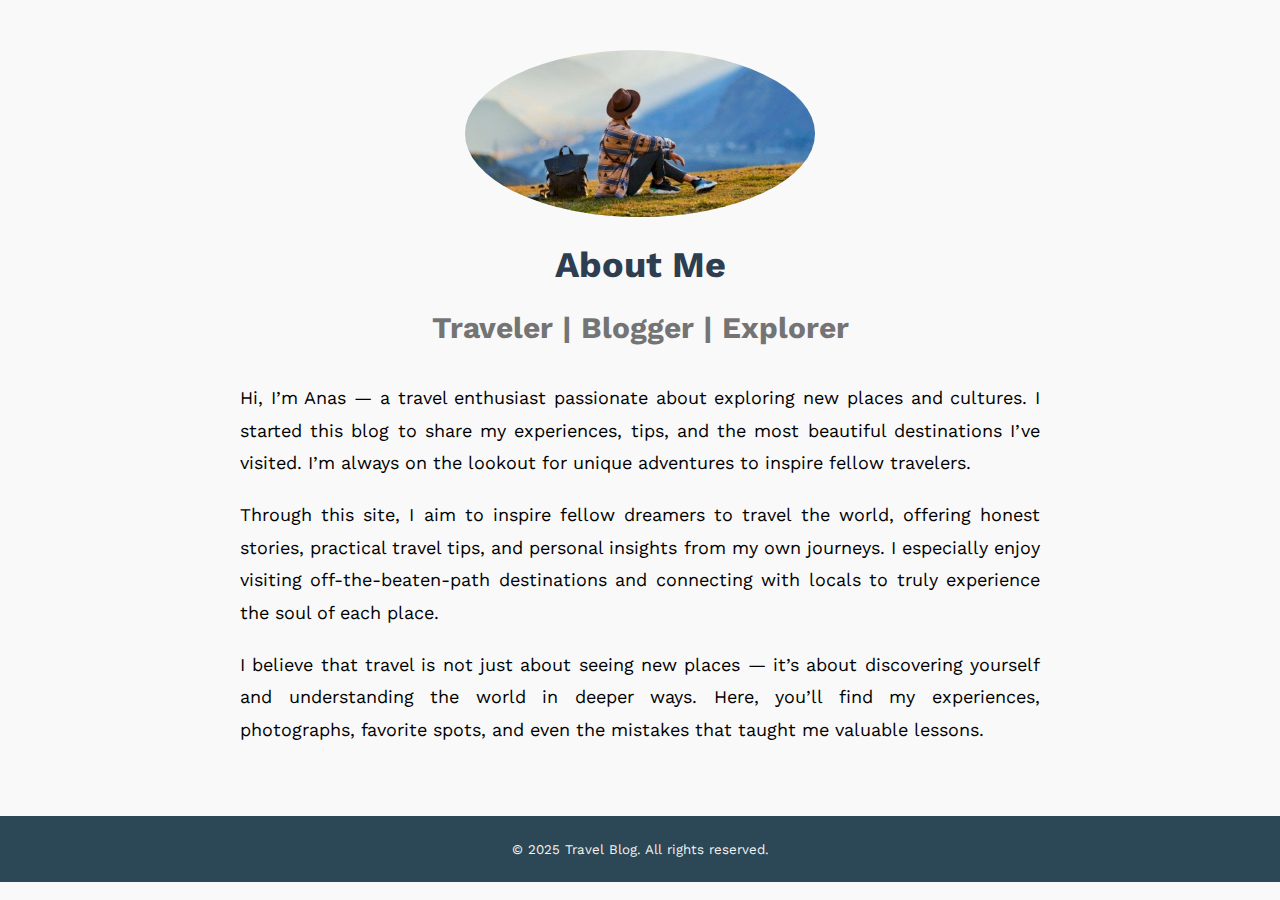
<file: about.html>
<!DOCTYPE html>
<html lang="en" dir="ltr">

<head>
    <meta charset="UTF-8">
    <meta name="viewport" content="width=device-width, initial-scale=1.0">
    <title>About Me</title>
    <link rel="stylesheet" href="css/style.css">
    <!-- <link rel="stylesheet" href="css/normalize.css"> -->
    <link rel="preconnect" href="https://fonts.googleapis.com">
    <link rel="preconnect" href="https://fonts.gstatic.com" crossorigin>
    <link href="https://fonts.googleapis.com/css2?family=Work+Sans:ital,wght@0,100..900;1,100..900&display=swap"
        rel="stylesheet">
    <link rel="stylesheet" href="https://cdnjs.cloudflare.com/ajax/libs/font-awesome/6.5.0/css/all.min.css">
    <script src="javajs/change.js"></script>
</head>

<body>
     <section class="about">
        <img src="imges/background 2.jpg" alt="Anas Profile" title="Anas Profile">
        <h1>About Me</h1>
        <h2>Traveler | Blogger | Explorer</h2>
        <p>
            Hi, I’m Anas — a travel enthusiast passionate about exploring new places and cultures. I started this
            blog to share my experiences, tips, and the most beautiful destinations I’ve visited. I’m always on the
            lookout for unique adventures to inspire fellow travelers.
        </p>
        <p>
            Through this site, I aim to inspire fellow dreamers to travel the world, offering honest stories,
            practical travel tips, and personal insights from my own journeys. I especially enjoy visiting
            off-the-beaten-path destinations and connecting with locals to truly experience the soul of each
            place.
        </p>
        <p>
            I believe that travel is not just about seeing new places — it’s about discovering yourself and
            understanding the world in deeper ways. Here, you’ll find my experiences, photographs, favorite
            spots, and even the mistakes that taught me valuable lessons.
        </p>
    </section>
    <footer>
        <p><small>© 2025 Travel Blog. All rights reserved.</small></p>
    </footer>

</body>

</html>
</file>
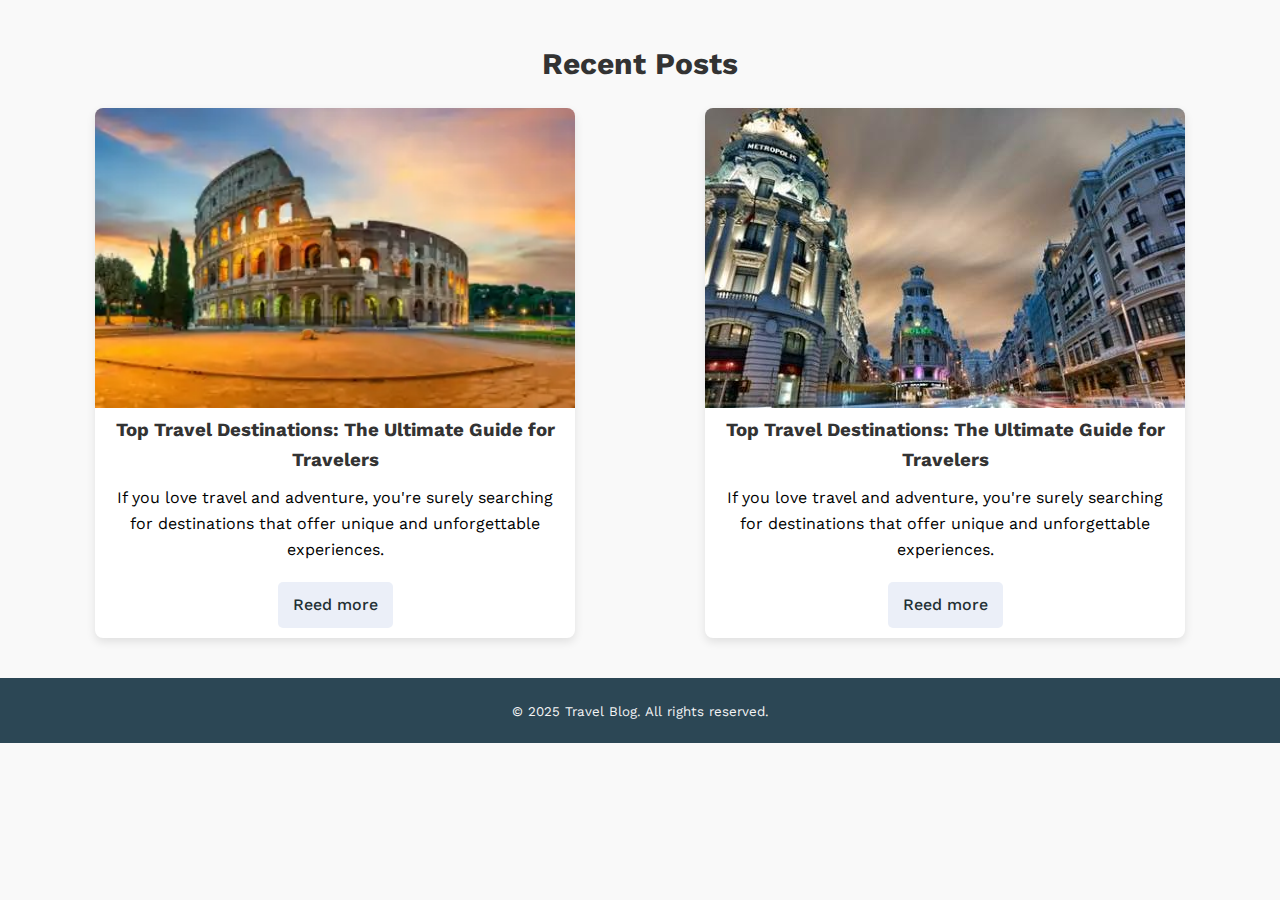
<file: blog.html>
<!DOCTYPE html>
<html lang="en" dir="ltr">

<head>
    <meta charset="UTF-8">
    <meta name="viewport" content="width=device-width, initial-scale=1.0">
    <title>Blog page</title>
    <link rel="stylesheet" href="css/style.css">
    <!-- <link rel="stylesheet" href="css/normalize.css"> -->
    <link rel="preconnect" href="https://fonts.googleapis.com">
    <link rel="preconnect" href="https://fonts.gstatic.com" crossorigin>
    <link href="https://fonts.googleapis.com/css2?family=Work+Sans:ital,wght@0,100..900;1,100..900&display=swap"
        rel="stylesheet">
    <link rel="stylesheet" href="https://cdnjs.cloudflare.com/ajax/libs/font-awesome/6.5.0/css/all.min.css">
    <script src="javajs/change.js"></script>
</head>

<body>
    <section class="blog">
        <h2>Recent Posts</h2>
        <div class="blog-post">
            <div class="post">
                <img src="imges/مقال 1.webp" alt="مقال1 " title="Posts ">
                <h3>Top Travel Destinations: The Ultimate Guide for Travelers</h3>
                <p>If you love travel and adventure, you're surely searching for destinations that offer unique and
                    unforgettable experiences.</p>
                <a href="https://gludo.org/blog/the-most-important-tourist-destinations#google_vignette"
                    target="_blank">Reed
                    more </a>
            </div>
            <div class="post">
                <img src="imges/مقال 2.jpg" alt="مقال2 " title="Posts">
                <h3>Top Travel Destinations: The Ultimate Guide for Travelers</h3>
                <p>If you love travel and adventure, you're surely searching for destinations that offer unique and
                    unforgettable experiences.</p>
                <a href="https://www.sa2eh.com/%D9%83%D9%8A%D9%81-%D8%AA%D8%AE%D8%AA%D8%A7%D8%B1
                -%D8%A7%D9%84%D9%88%D8%AC%D9%87%D8%A9-%D8%A7%D9%84%D8%B3%D9%8A%D8%A7%D8%AD%D9%8A%D8%A9
                -%D8%A7%D9%84%D9%85%D9%86%D8%A7%D8%B3%D8%A8%D8%A9-%D9%84%D8%B9%D8%B7%D9%84%D8%AA%D9%83
                -%D8%A7%D9%84%D9%85%D9%82%D8%A8%D9%84%D8%A9%D8%9F-684979.html" target="_blank">Reed more</a>
            </div>
        </div>
    </section>
    <footer>
        <p><small>© 2025 Travel Blog. All rights reserved.</small></p>
    </footer>

</body>

</html>
</file>
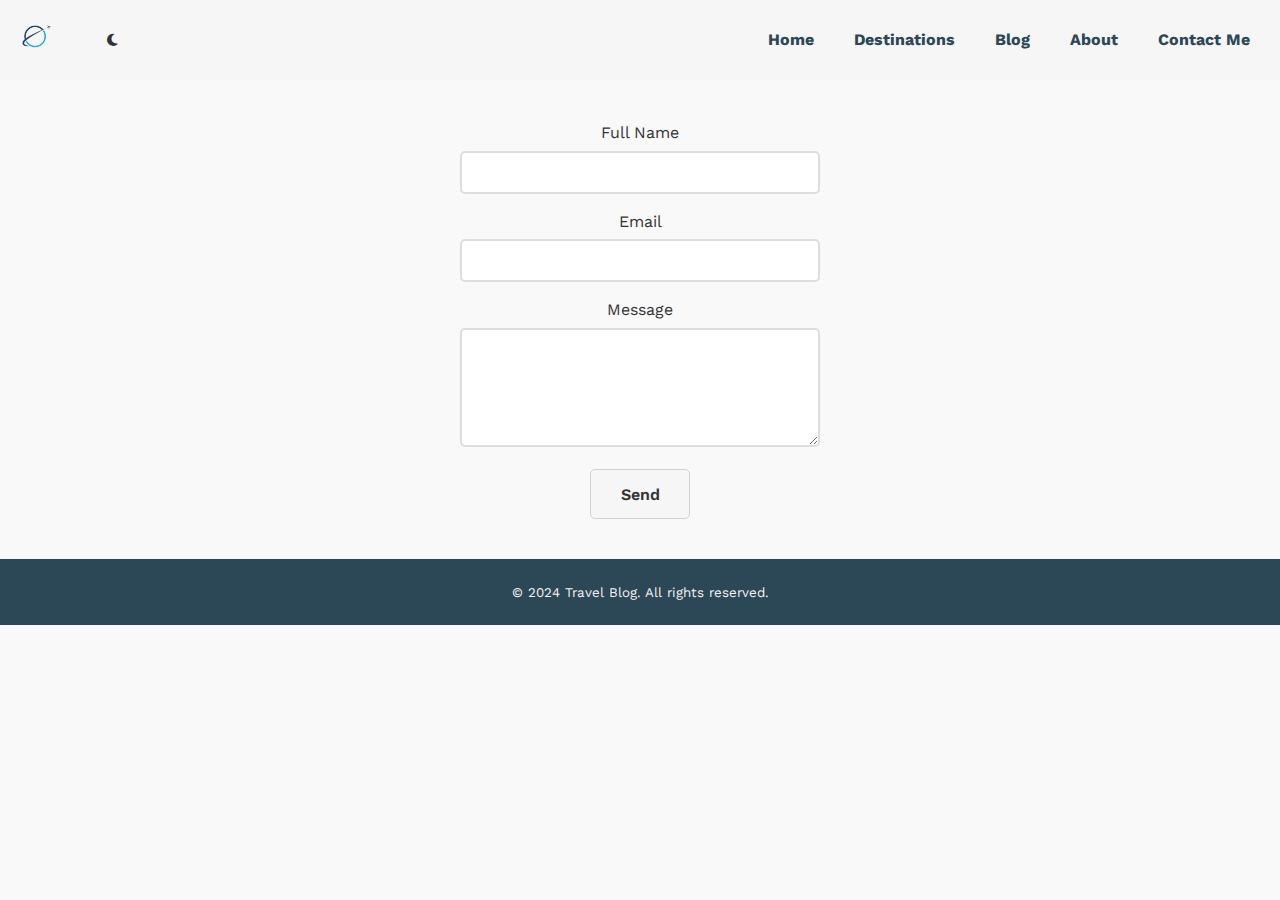
<file: contuct.html>
<!DOCTYPE html>
<html lang="en" dir="ltr">

<head>
    <meta charset="UTF-8">
    <meta name="viewport" content="width=device-width, initial-scale=1.0">
    <title>Anas website</title>
    <link rel="stylesheet" href="css/style.css">
    <!-- <link rel="stylesheet" href="css/normalize.css"> -->
    <link rel="preconnect" href="https://fonts.googleapis.com">
    <link rel="preconnect" href="https://fonts.gstatic.com" crossorigin>
    <link href="https://fonts.googleapis.com/css2?family=Work+Sans:ital,wght@0,100..900;1,100..900&display=swap"
        rel="stylesheet">
        <link rel="stylesheet" href="https://cdnjs.cloudflare.com/ajax/libs/font-awesome/6.5.0/css/all.min.css">
        <script src="javajs/change.js"></script>
</head>

<body>
    <header>
        <div class="logo">
            <a href="index.html"><img src="imges/logo (2).png" alt="logo"></a>
          
            <button id="changeColor" title="Change background color">
                <i class="fas fa-moon"></i>
            </button>
            
        </div>
        <nav>
            <ul>
                <li><a href="index.html">Home</a></li>
                <li><a href="destinations.html">Destinations</a></li>
                <li><a href="blog.html">Blog</a></li>
                <li><a href="about.html">About</a></li>
                <li><a href="contuct.html">Contact Me</a></li>
            </ul>
        </nav>
    </header>
   
    <section class="content" >
        <form id="contentForm" action="maillto:anashuasam4@gmail.com" onsubmit="return checkContact()" method="get">
            <div class="group">
                <label for="name">Full Name</label>
                <input type="text" id="name" name="name" required>
            </div>
            <div class="group">
                <label for="email">Email</label>
                <input type="email" id="email" name="email" required>
            </div>
            <div class="group">
                <label for="message">Message</label>
                <textarea name="message" id="message" rows="5" required></textarea>
            </div>
            <button type="submit" id="sendBtn">Send</button>
        </form>

    </section>

    <footer>
        <p><small>© 2024 Travel Blog. All rights reserved.</small></p>
    </footer>
</body>

</html>
</file>
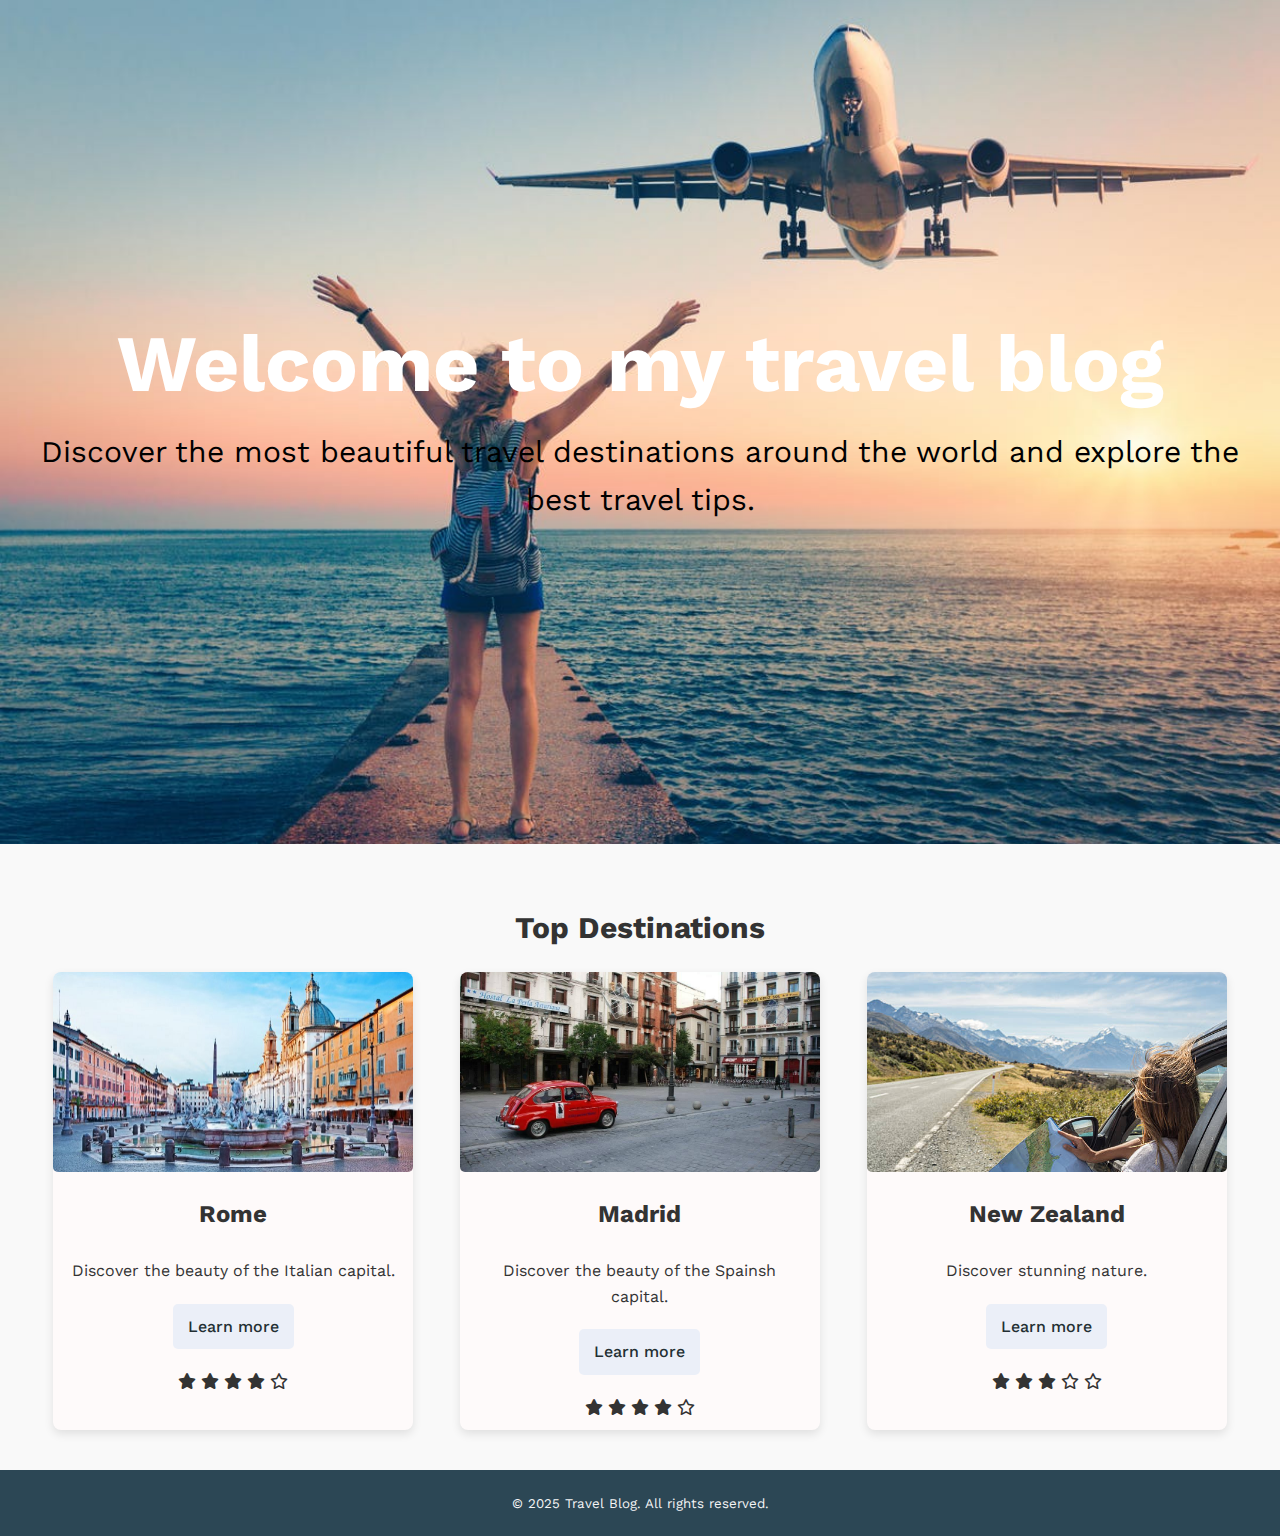
<file: destinations.html>
<!DOCTYPE html>
<html lang="en" dir="ltr">

<head>
    <meta charset="UTF-8">
    <meta name="viewport" content="width=device-width, initial-scale=1.0">
    <title>Anas website</title>
    <link rel="stylesheet" href="css/style.css">
    <link rel="preconnect" href="https://fonts.googleapis.com">
    <link rel="preconnect" href="https://fonts.gstatic.com" crossorigin>
    <link href="https://fonts.googleapis.com/css2?family=Work+Sans:ital,wght@0,100..900;1,100..900&display=swap"
        rel="stylesheet">
        <link rel="stylesheet" href="https://cdnjs.cloudflare.com/ajax/libs/font-awesome/6.5.0/css/all.min.css">
        <script src="javajs/change.js"></script>
</head>

<body>
  <section class="hero">
        <h1>Welcome to my travel blog</h1>
        <p>Discover the most beautiful travel destinations around the world and explore the best travel tips.        </p>
  
    </section>

       <section class="destinations">
        <h2>Top Destinations</h2>
        <div class="destinations-card">
            <div class="card">
                <img loading="lazy" src="imges/roma 2.jpg" alt="roma photo">
                <h3>Rome</h3>
                <p>Discover the beauty of the Italian capital.</p>
                <a href="rome.html">Learn more</a>
                <p class="stars"><i class="fas fa-star"></i> <i class="fas fa-star"></i> <i class="fas fa-star"></i> <i class="fas fa-star"></i> <i class="far fa-star"></i></p>

            </div>
            <div class="card">
                <img loading="lazy" src="imges/madrid 1.jpg" alt="madrid photo">
                <h3>Madrid</h3>
                <p>Discover the beauty of the Spainsh capital.</p>
                <a href="madrid.html">Learn more</a>
                <p class="stars"><i class="fas fa-star"></i> <i class="fas fa-star"></i> <i class="fas fa-star"></i> <i class="fas fa-star"></i> <i class="far fa-star"></i></p>

            </div>
            <div class="card">
                <img loading="lazy" src="imges/newzealand 2.jpg" alt="newzealand photo">
                <h3>New Zealand</h3>
                <p>Discover stunning nature.</p>
                <a href="newzealand.html">Learn more</a>
                <p class="stars"><i class="fas fa-star"></i> <i class="fas fa-star"></i> <i class="fas fa-star"></i> <i class="far fa-star"></i> <i class="far fa-star"></i></p>

            </div>
        </div>
    </section>
   <footer >
        <p><small>© 2025 Travel Blog. All rights reserved.</small></p>
    </footer>

   
</body>

</html>
</file>
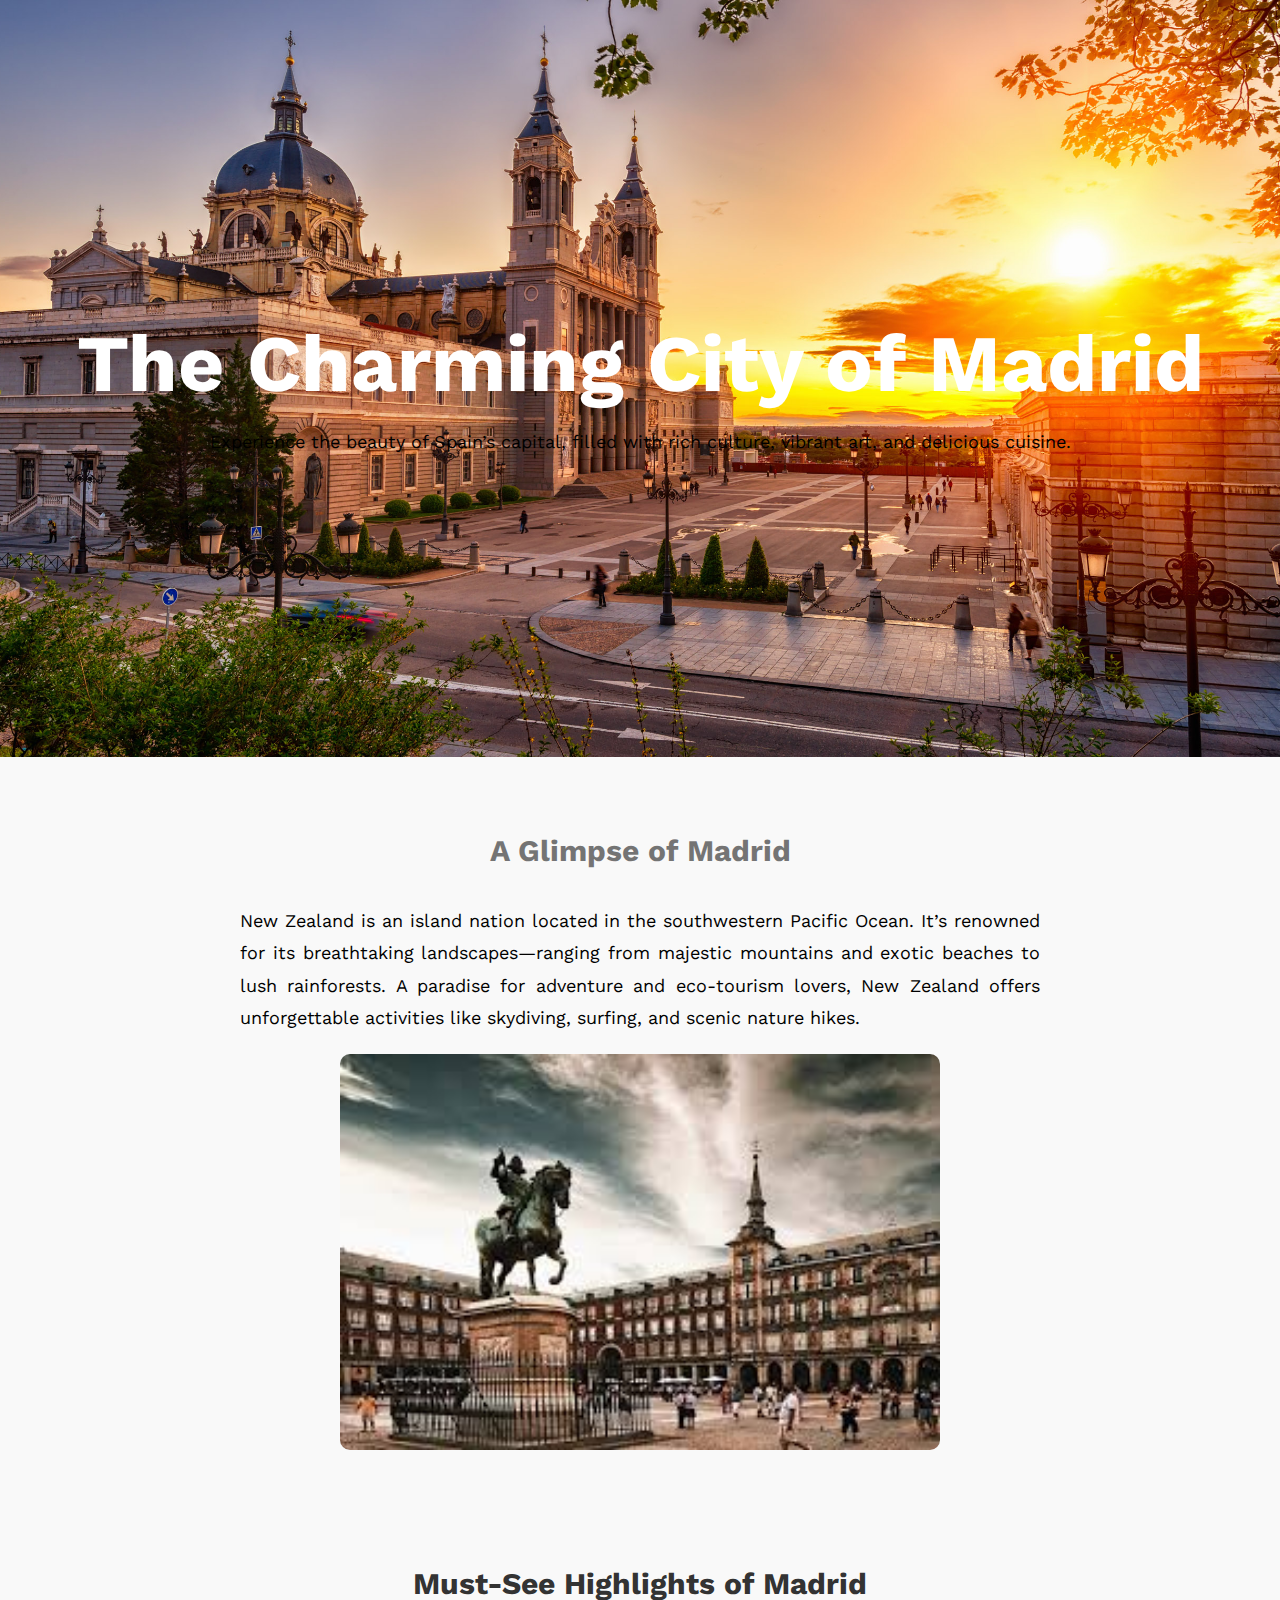
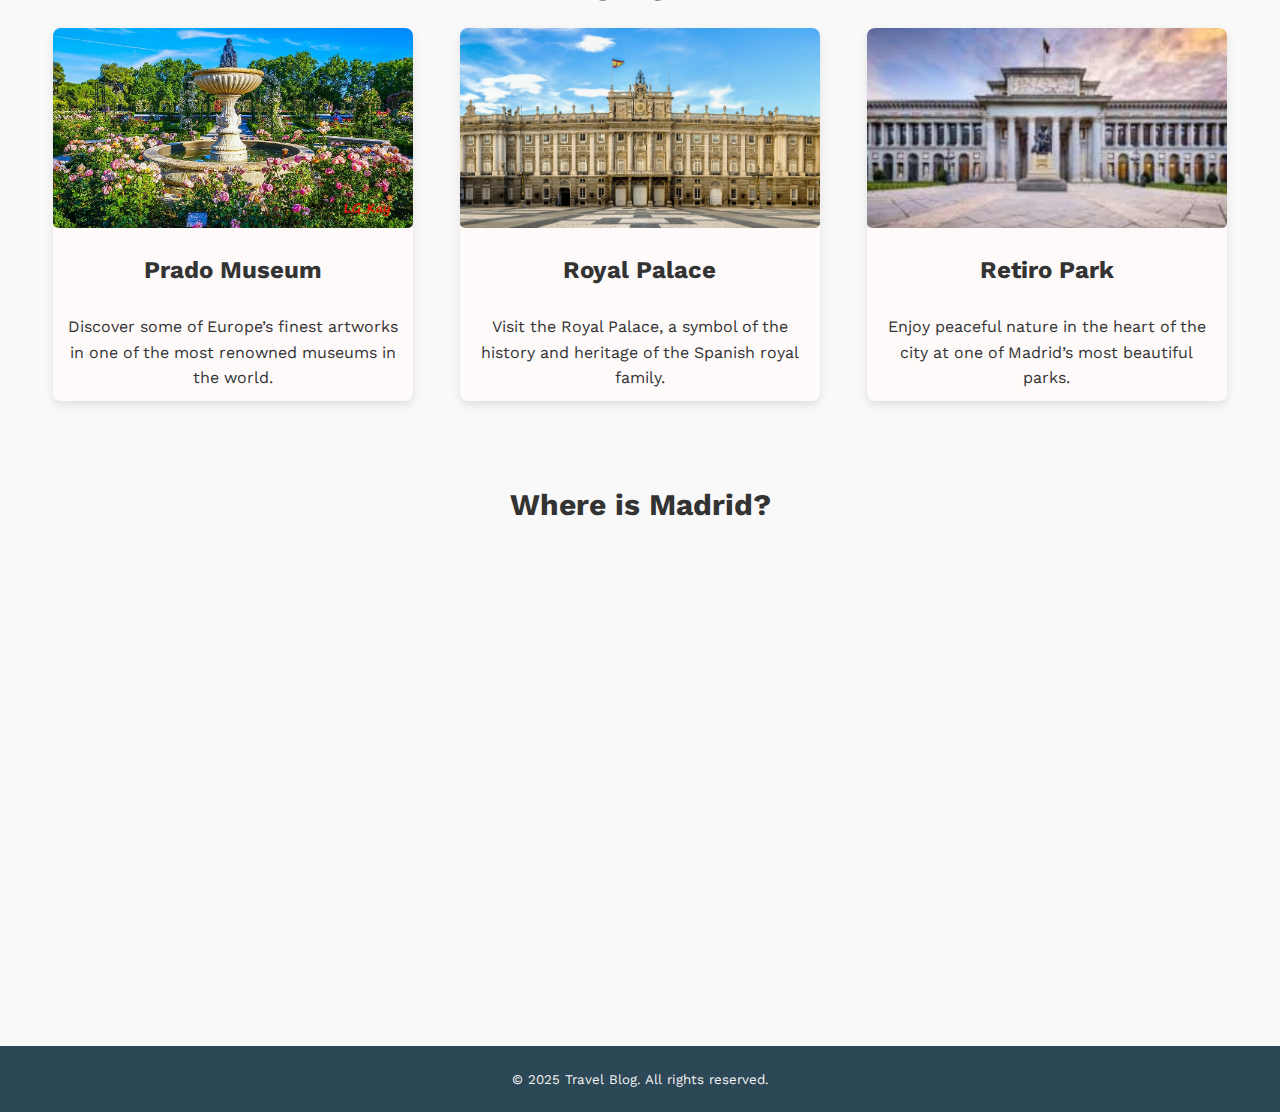
<file: madrid.html>
<!DOCTYPE html>
<html lang="en" dir="ltr">

<head>
    <meta charset="UTF-8">
    <meta name="viewport" content="width=device-width, initial-scale=1.0">
    <title>Anas website</title>
    <link rel="stylesheet" href="css/style.css">
    <link rel="preconnect" href="https://fonts.googleapis.com">
    <link rel="preconnect" href="https://fonts.gstatic.com" crossorigin>
    <link href="https://fonts.googleapis.com/css2?family=Work+Sans:ital,wght@0,100..900;1,100..900&display=swap"
        rel="stylesheet">
    <link rel="stylesheet" href="https://cdnjs.cloudflare.com/ajax/libs/font-awesome/6.5.0/css/all.min.css">
    <script src="javajs/change.js"></script>
</head>


<body>
    <section class="hero2">
        <h1>The Charming City of Madrid</h1>
        <p>Experience the beauty of Spain’s capital, filled with rich culture, vibrant art, and delicious cuisine.</p>

    </section>

    <section class="about">
        <h2>A Glimpse of Madrid</h2>
        <p>
            New Zealand is an island nation located in the southwestern Pacific Ocean. It’s renowned for its
            breathtaking landscapes—ranging from majestic mountains and exotic beaches to lush rainforests. A paradise
            for adventure and eco-tourism lovers, New Zealand offers unforgettable activities like skydiving, surfing,
            and scenic nature hikes.
        </p>
        <img class="city-image" src="imges/madrid 3.jpeg" onmouseover="this.src='imges/madrid 4.jpg'"
            onmouseout="this.src='imges/madrid 2.jpeg'" alt="new-zealand City ">
    </section>

    <section class="destinations">
        <h2>Must-See Highlights of Madrid</h2>
        <div class="destinations-card">
            <div class="card">
                <img loading="lazy" src="imges/madrid 7.jpg" alt="Milford Sound">
                <h3>Prado Museum</h3>
                <p>Discover some of Europe’s finest artworks in one of the most renowned museums in the world.</p>
            </div>
            <div class="card">
                <img loading="lazy" src="imges/madrid 6.jpg" alt="Tongariro National Park">

                <h3>Royal Palace</h3>
                <p>Visit the Royal Palace, a symbol of the history and heritage of the Spanish royal family.</p>
            </div>
            <div class="card">
                <img loading="lazy" src="imges/madrid 5.jpeg" alt="Waiheke Island">
                <h3>Retiro Park</h3>
                <p>Enjoy peaceful nature in the heart of the city at one of Madrid’s most beautiful parks.</p>

            </div>
        </div>
    </section>
    <section class="map">
        <h2>Where is Madrid?</h2>
        <iframe
            src="https://www.google.com/maps/embed?pb=!1m18!1m12!1m3!1d12162.902492816222!2d-3.7037906022935864!3d40.41677540011506!2m3!1f0!2f0!3f0!3m2!1i1024!2i768!4f13.1!3m3!1m2!1s0xd422629f57f28f3%3A0xe03ed7d9a6846cd0!2sMadrid%2C%20Spain!5e0!3m2!1sen!2s!4v1699999999999!5m2!1sen!2s"
            width="100%" height="450" style="border:0;" allowfullscreen="" loading="lazy"></iframe>
    </section>
    <footer>
        <p><small>© 2025 Travel Blog. All rights reserved.</small></p>
    </footer>

</body>

</html>
</file>
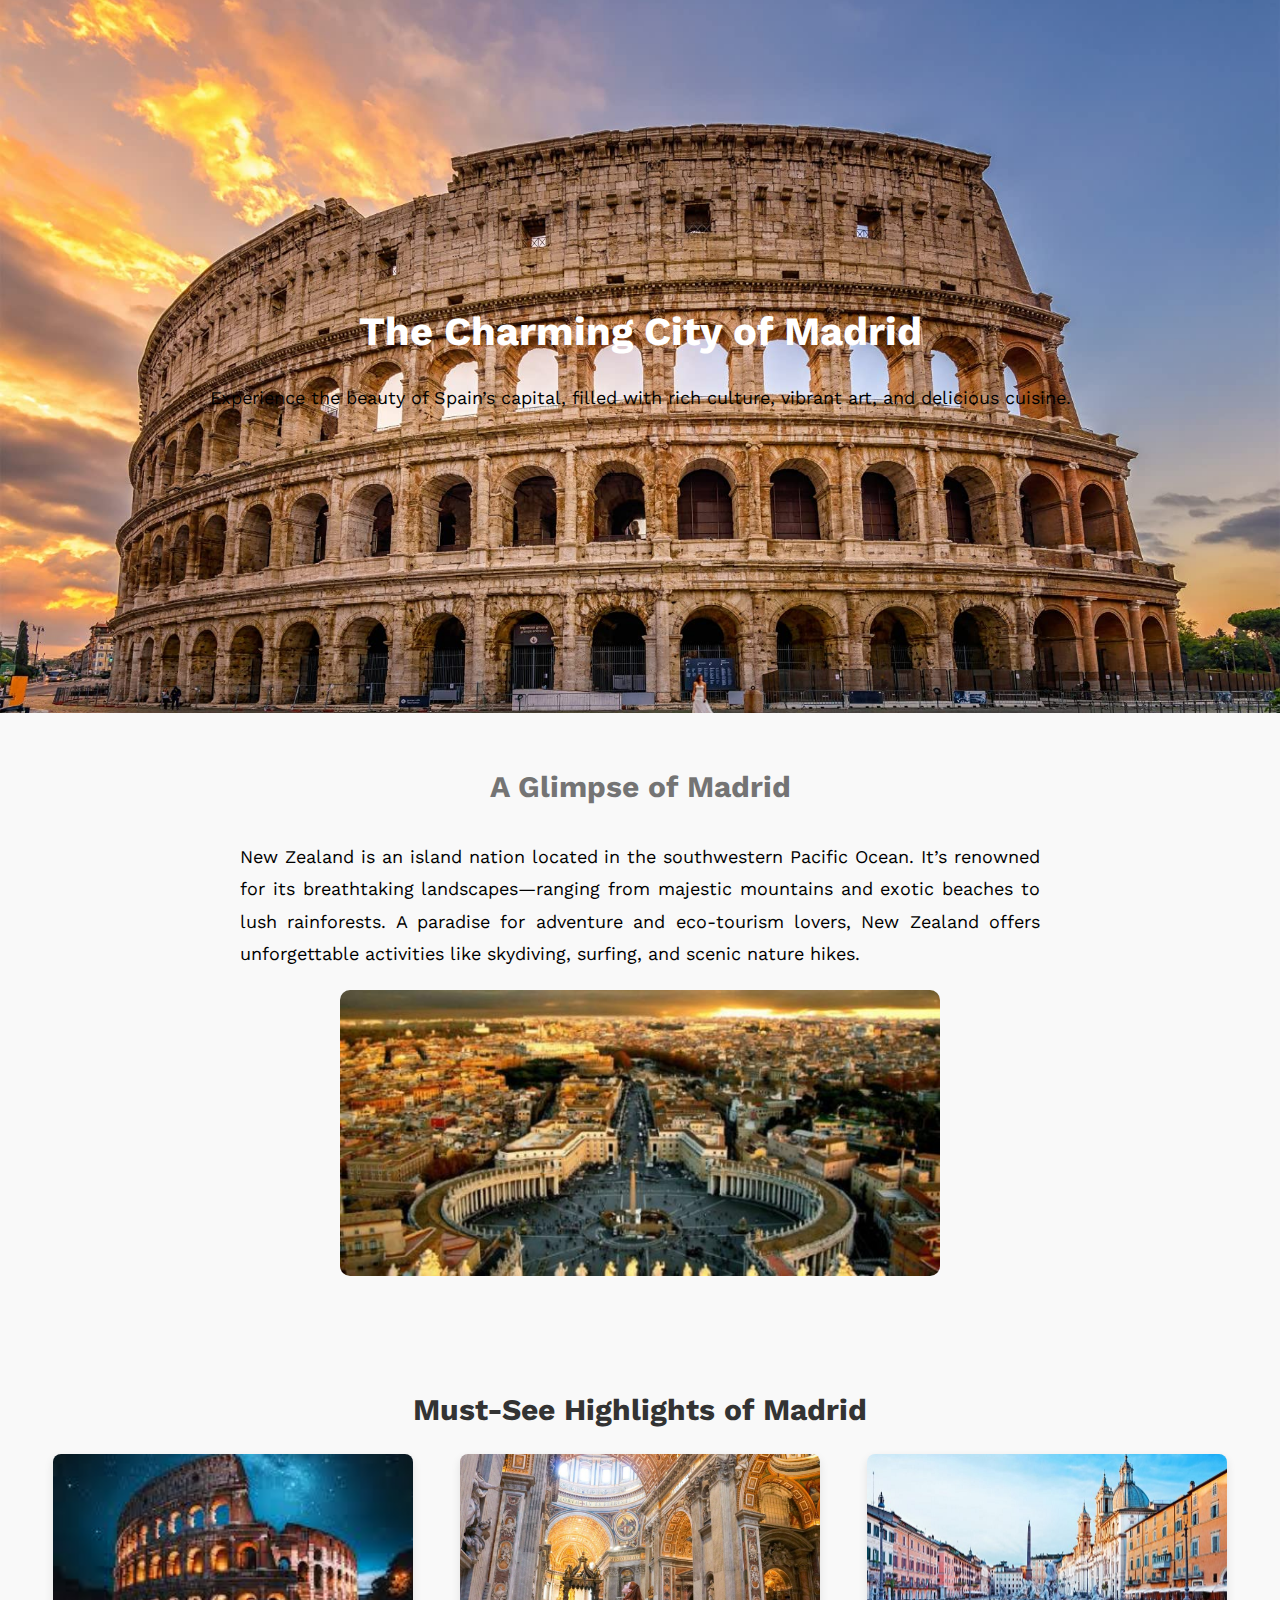
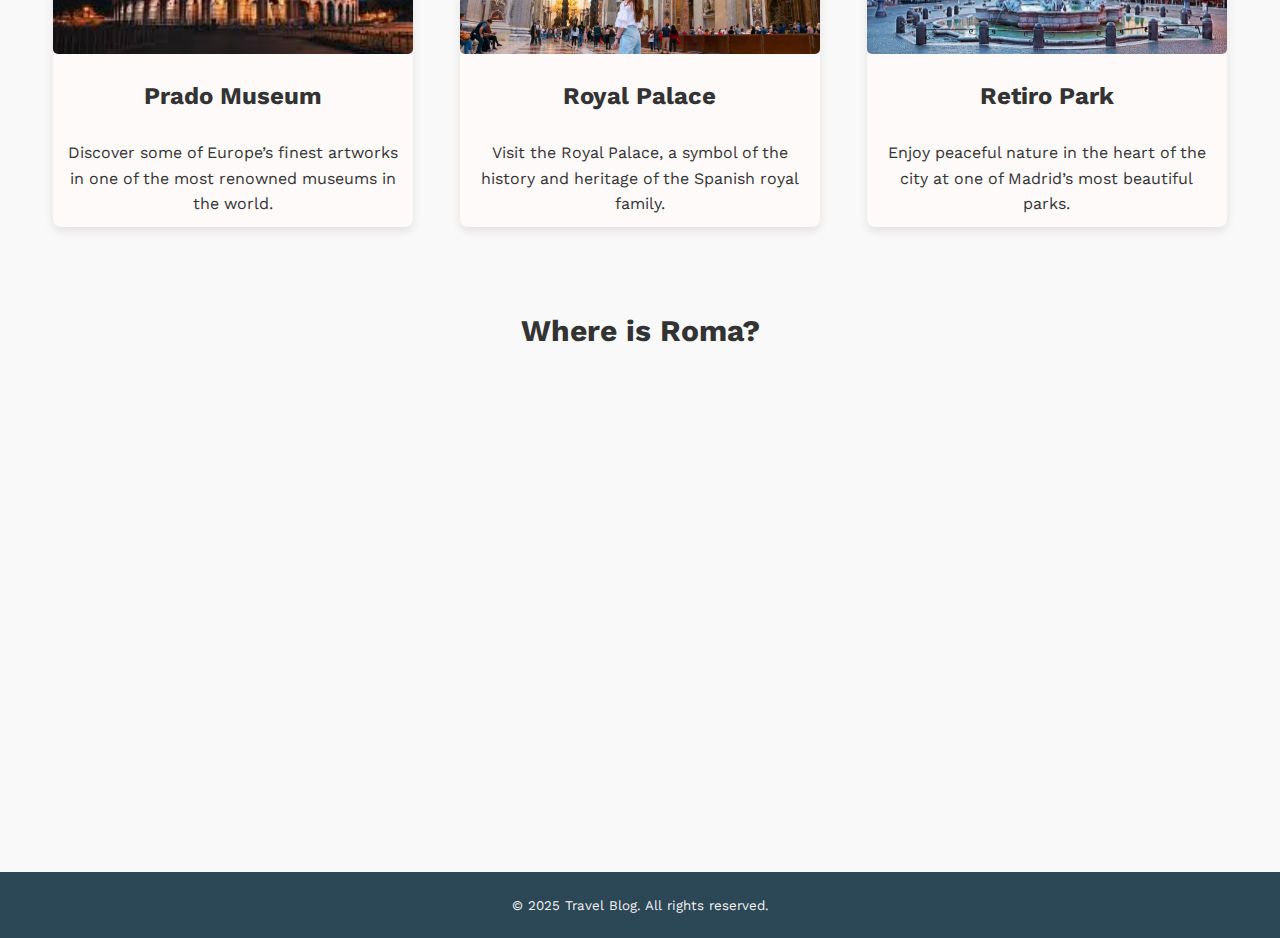
<file: rome.html>
<!DOCTYPE html>
<html lang="en" dir="ltr">

<head>
    <meta charset="UTF-8">
    <meta name="viewport" content="width=device-width, initial-scale=1.0">
    <title>Roma</title>
    <link rel="stylesheet" href="css/style.css">
    <link rel="preconnect" href="https://fonts.googleapis.com">
    <link rel="preconnect" href="https://fonts.gstatic.com" crossorigin>
    <link href="https://fonts.googleapis.com/css2?family=Work+Sans:ital,wght@0,100..900;1,100..900&display=swap"
        rel="stylesheet">
        <link rel="stylesheet" href="https://cdnjs.cloudflare.com/ajax/libs/font-awesome/6.5.0/css/all.min.css">
        <script src="javajs/change.js"></script>
</head>

<body>
    <section class="hero3">
        <h1>The Charming City of Madrid</h1>
        <p>Experience the beauty of Spain’s capital, filled with rich culture, vibrant art, and delicious cuisine.</p>

    </section>

    <section class="about">
        <h2>A Glimpse of Madrid</h2>
        <p>
            New Zealand is an island nation located in the southwestern Pacific Ocean. It’s renowned for its
            breathtaking landscapes—ranging from majestic mountains and exotic beaches to lush rainforests. A paradise
            for adventure and eco-tourism lovers, New Zealand offers unforgettable activities like skydiving, surfing,
            and scenic nature hikes.
        </p>
        <img class="city-image" src="imges/rome 7.jpg" onmouseover="this.src='imges/rome 6.jpg'"
            onmouseout="this.src='imges/rome 10.jpeg'" alt="new-zealand City ">
    </section>

    <section class="destinations">
        <h2>Must-See Highlights of Madrid</h2>
        <div class="destinations-card">
            <div class="card">
                <img loading="lazy" src="imges/rome 8.jpeg" alt="Milford Sound">
                <h3>Prado Museum</h3>
                <p>Discover some of Europe’s finest artworks in one of the most renowned museums in the world.</p>
            </div>
            <div class="card">
                <img loading="lazy" src="imges/rome 9.jpg" alt="Tongariro National Park">

                <h3>Royal Palace</h3>
                <p>Visit the Royal Palace, a symbol of the history and heritage of the Spanish royal family.</p>
            </div>
            <div class="card">
                <img loading="lazy" src="imges/roma 2.jpg" alt="Waiheke Island">
                <h3>Retiro Park</h3>
                <p>Enjoy peaceful nature in the heart of the city at one of Madrid’s most beautiful parks.</p>

            </div>
        </div>
    </section>
    <section class="map">
        <h2>Where is Roma?</h2>
       <iframe
            src="https://www.google.com/maps/embed?pb=!1m18!1m12!1m3!1d24178.87954129562!2d12.45504120454627!3d41.9027835012!2m3!1f0!2f0!3f0!3m2!1i1024!2i768!4f13.1!3m3!1m2!1s0x132f60c034b146b5%3A0x7a40946f9b531493!2sRome%2C%20Metropolitan%20City%20of%20Rome%2C%20Italy!5e0!3m2!1sen!2s!4v1699999999999!5m2!1sen!2s"
            width="100%" height="450" style="border:0;" allowfullscreen="" loading="lazy">
        </iframe>
    </section>
    <footer>
        <p><small>© 2025 Travel Blog. All rights reserved.</small></p>
    </footer>

</body>

</html>
</file>
<file: css/style.css>
*{
    margin: 0;
    padding: 0;
    /* -webkit-box-sizing: border-box;
    -moz-box-sizing: border-box;*/
    box-sizing: border-box; 
    font-family: "Work Sans", sans-serif;
}
body{
   background-color: #f9f9f9;
   color:#333;
   line-height: 1.6;
   direction: ltr;
 text-align: left;
}
.logo{
 display: flex;
 align-items: center;
 gap: 10px;
}

header{
    background-color: #f6f6f6;
    color: #10cab7;
    display: flex;
    justify-content: space-between;
    align-items: center;
    padding: 15px 20px;
}
header h1{
    font-size: 24px;
}
header .logo img{
    width: 32px;
    height: 32px;
}
header nav ul{
    list-style: none;
    display: flex;
    gap: 20px;
    margin: 0;
    padding: 0;
}
header nav ul li a{
   color: #2c4755;
   text-decoration: none;
   font-weight: bold;
   padding: 5px 10px;
   border-radius: 5px;
}
header nav ul li a:hover{
    color: #ffffff;
    background-color:   #a2b0b6;;
 }

 header button {
   padding: 10px 20px;
   font-size: 14px;
   cursor: pointer;
   background-color: transparent;
   border: none;
 }
 header button i{
    color:#333;
 }
 header button i:hover{
    color:#a2b0b6;
 }

 section{
    padding: 40px;
    text-align: center;
 }
section h2{
    font-size: 30px;
    margin-bottom: 20px;
    color: #333;
}
section p{
    font-size: 18px;
    color: #000000;
}
.hero{
    background: url(../imges/backgrond.jpg)no-repeat center center/cover;
    color:#fff;
    padding: 300px 20px;
    text-align: center;
}
.hero1{
    background: url(../imges/newzealand\ 3.webp)no-repeat center center/cover;
    color:#fff;
    padding: 300px 20px;
    text-align: center;
}
.hero2{
    background: url(../imges/madrid.jpg)no-repeat center center/cover;
    color:#fff;
    padding: 300px 20px;
    text-align: center;
}
.hero3{
    background: url(../imges/rome\ 6.jpg)no-repeat center center/cover;
    color:#fff;
    padding: 300px 20px;
    text-align: center;
}
.hero ,.hero1,.hero2,.hero3 h1{
    font-size: 40px;
    margin-bottom: 20px;
}
.hero p{
    font-size: 30px;
    margin-bottom: 20px;
    color: #000000;
}

.destinations .destinations-card{
    display: flex;
   gap: 20px;
   justify-content: space-around;
}

.hero-video {
    position: relative;
    height: 100vh;
    overflow: hidden;
}

.hero-video video {
    width: 100%;
    height: 100%;
    object-fit: cover;
    position: absolute;
    top: 0;
    left: 0;
    z-index: -1;
}

.hero-video .overlay {
    position: relative;
    z-index: 1;
    color: white;
    text-align: center;
    padding-top: 30vh;
    /* background: rgba(0, 0, 0, 0.101);  */
    height: 100%;
}

.hero-video .overlay h1 {
    font-size: 3rem;
    margin-bottom: 10px;
}

.hero-video .overlay p {
    font-size: 1.2rem;
}


.card{
    background-color: #fefafa;
    border-radius: 8px;
    box-shadow: 0 4px 10px rgba(0, 0, 0, 0.1) ;
    overflow: hidden;
    width: 30%;
}
.card img{
    width: 100%;
    height: 200px;
    border-radius: 5px;
    object-fit: cover;
}
.card h3{
    font-size: 24px;
    margin: 15px 10px;
}
.card p{
    font-size: 16px;
    color: #333;
    padding: 10px 15px;
}
.card a{
    display: inline-block;
    background-color:#ebeff8 ;
    color: #232f33;
    text-decoration: none;
    padding: 10px 15px;
    font-weight:500;
    border-radius: 5px;
    margin: 10px;
}



.card a:hover {
    background-color: #a2b0b6;;
    color: #ffffff;
}


/*Post in page Home + Style Page Blog */
.blog .blog-post{
    display: flex;
    gap: 20px;
    justify-content: space-around;
}
.card {
    transition: transform 0.3s ease, box-shadow 0.3s ease;
}
.card:hover {
    transform: translateY(-10px);
    box-shadow: 0 10px 20px rgba(0,0,0,0.2);
}

.post{
    background-color: #fff;
   border-radius: 8px;
   box-shadow: 0 4px 10px rgba(0, 0, 0, 0.1) ;
   overflow: hidden;/*تقوم بـ إخفاء أي محتوى يخرج خارج حدود العنصر، دون إظهار شريط تمرير.*/
   width: 40%;
}
.post img{
    width: 100%;
    height: 300px;
    object-fit: cover;
}
.post h2{
    font-size: 22px;
    margin: 15px  10px;
}
.post p{
    font-size: 16px;
    padding: 10px 15px;
}
.post a{
    display: inline-block;
    text-decoration: none;
    color:#232f33 ;
    background-color:#ebeff8 ;
    padding: 10px 15px;
    border-radius: 5px;
    margin: 10px;
    font-weight:500;
}
.post a:hover {
    background-color: #a2b0b6;;
    color: #ffffff;
}

.post {
    transition: transform 0.3s ease, box-shadow 0.1s ease;
}
.post:hover {
    transform: translateY(-10px);
    box-shadow: 0 10px 20px rgba(0,0,0,0.2);
}
 footer{
    background-color: #2c4755;
    color: rgb(245, 245, 245);
    padding: 20px;
    text-align: center;
 }
/* style contact */
 .contact{
    padding: 40px 20px;
    text-align: center;
 }
.group{
    margin-bottom: 15px;
    text-align: center;
}

.group label{
    display: block;
    font-size: 16px;
    margin-bottom: 5px;
}
 .group input,.group textarea{
    width: 30%;
    padding: 10px;
    font-size: 16px;
    border: 2px solid #ddd;
    border-radius: 5px;
 }
.group input:focus, .group textarea:focus{
    border-color: #10cab7;
    outline: none;
}
.group textarea{
    resize: vertical;
}

button{
    width: 100px;
    height: 50px;
    font-size: 16px;
    padding: 10px;
    border-radius: 5px;
    font-weight: 600;
    background-color: #f6f6f6;
    color: #333;
    border: 1px solid #d4d0d0;
}
button:hover{
    background-color: #8db1ae;
}

/* style page About Me */
.about {
     padding: 50px 20px;
     background-color: #f9f9f9;
     font-family: 'Work Sans', sans-serif;
     color: #333;
 }

 .about h1 {
     text-align: center;
     font-size: 36px;
     margin-bottom: 10px;
     color: #2c3e50;
 }

 .about h2 {
     text-align: center;
     color: #00000089;
     margin-bottom: 30px;
 }

 .about p {
     line-height: 1.8;
     font-size: 18px;
     margin-bottom: 20px;
     max-width: 800px;
     margin-left: auto;
     margin-right: auto;
     text-align: justify;
 }

 .about img {
     width: 350px;
     border-radius: 50%;
     display: block;
     margin: 0 auto 20px;
 }


.about img.city-image{
    width: 100%;
    max-width: 600px;
    border-radius: 10px;
    margin: 20px auto;
}

/* Dark mode */


body.dark-mode {
    background-color: #1e1e1e;
    color: #f1f1f1;
  }
  iframe.dark-mode {
    background-color: #1e1e1e;
    color: #f1f1f1;
  }
  
  header.dark-mode,
  footer.dark-mode {
    background-color: #121212;
    color: #ffffff;
  }
  
  .card.dark-mode,
  .post.dark-mode {
    background-color: #2c2c2c;
    color: #ffffff;
  }
  
  a.dark-mode {
    background-color: #444 !important;
    color: #fff !important;
  }
  

 @media (max-width: 768px) {
    .destinations .destinations-card,
    .blog .blog-post {
      flex-direction: column;
      align-items: center;
    }
  
    .card, .post {
      width: 90%;
    }
  }
</file>
